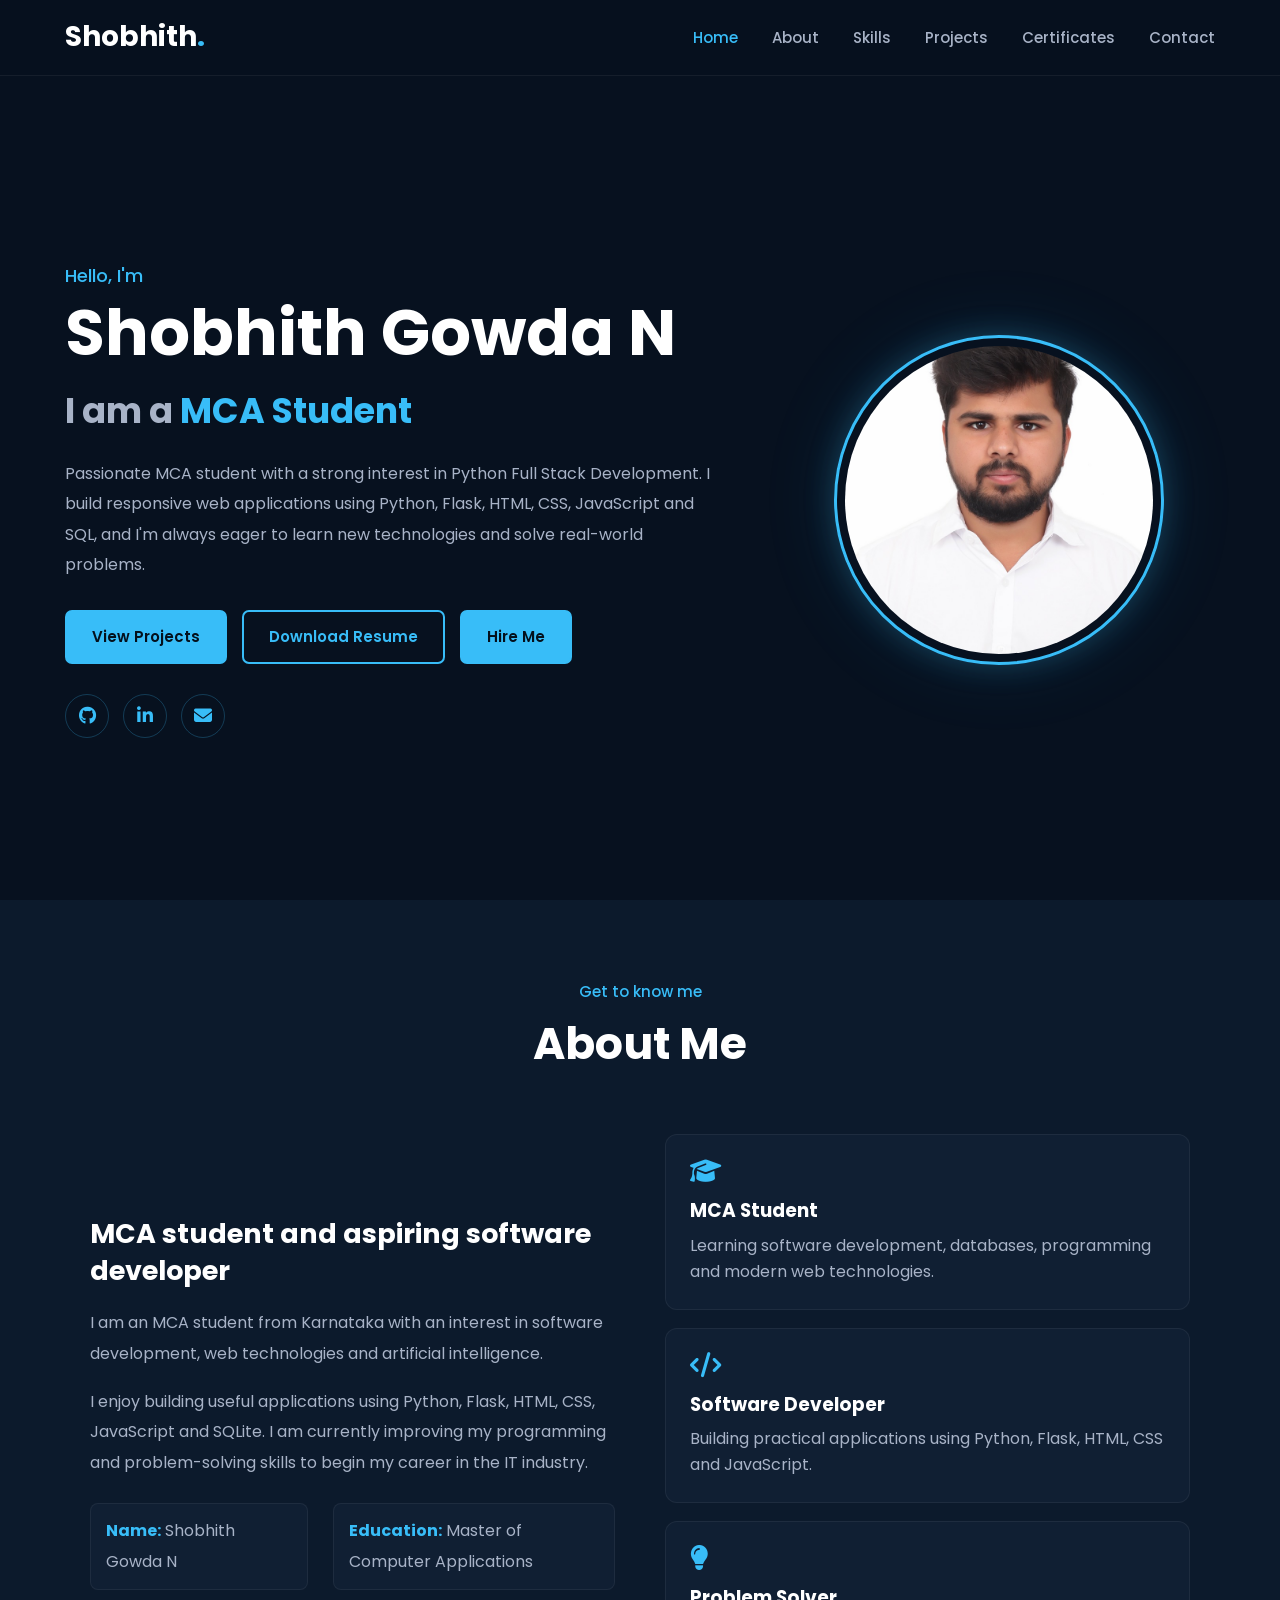
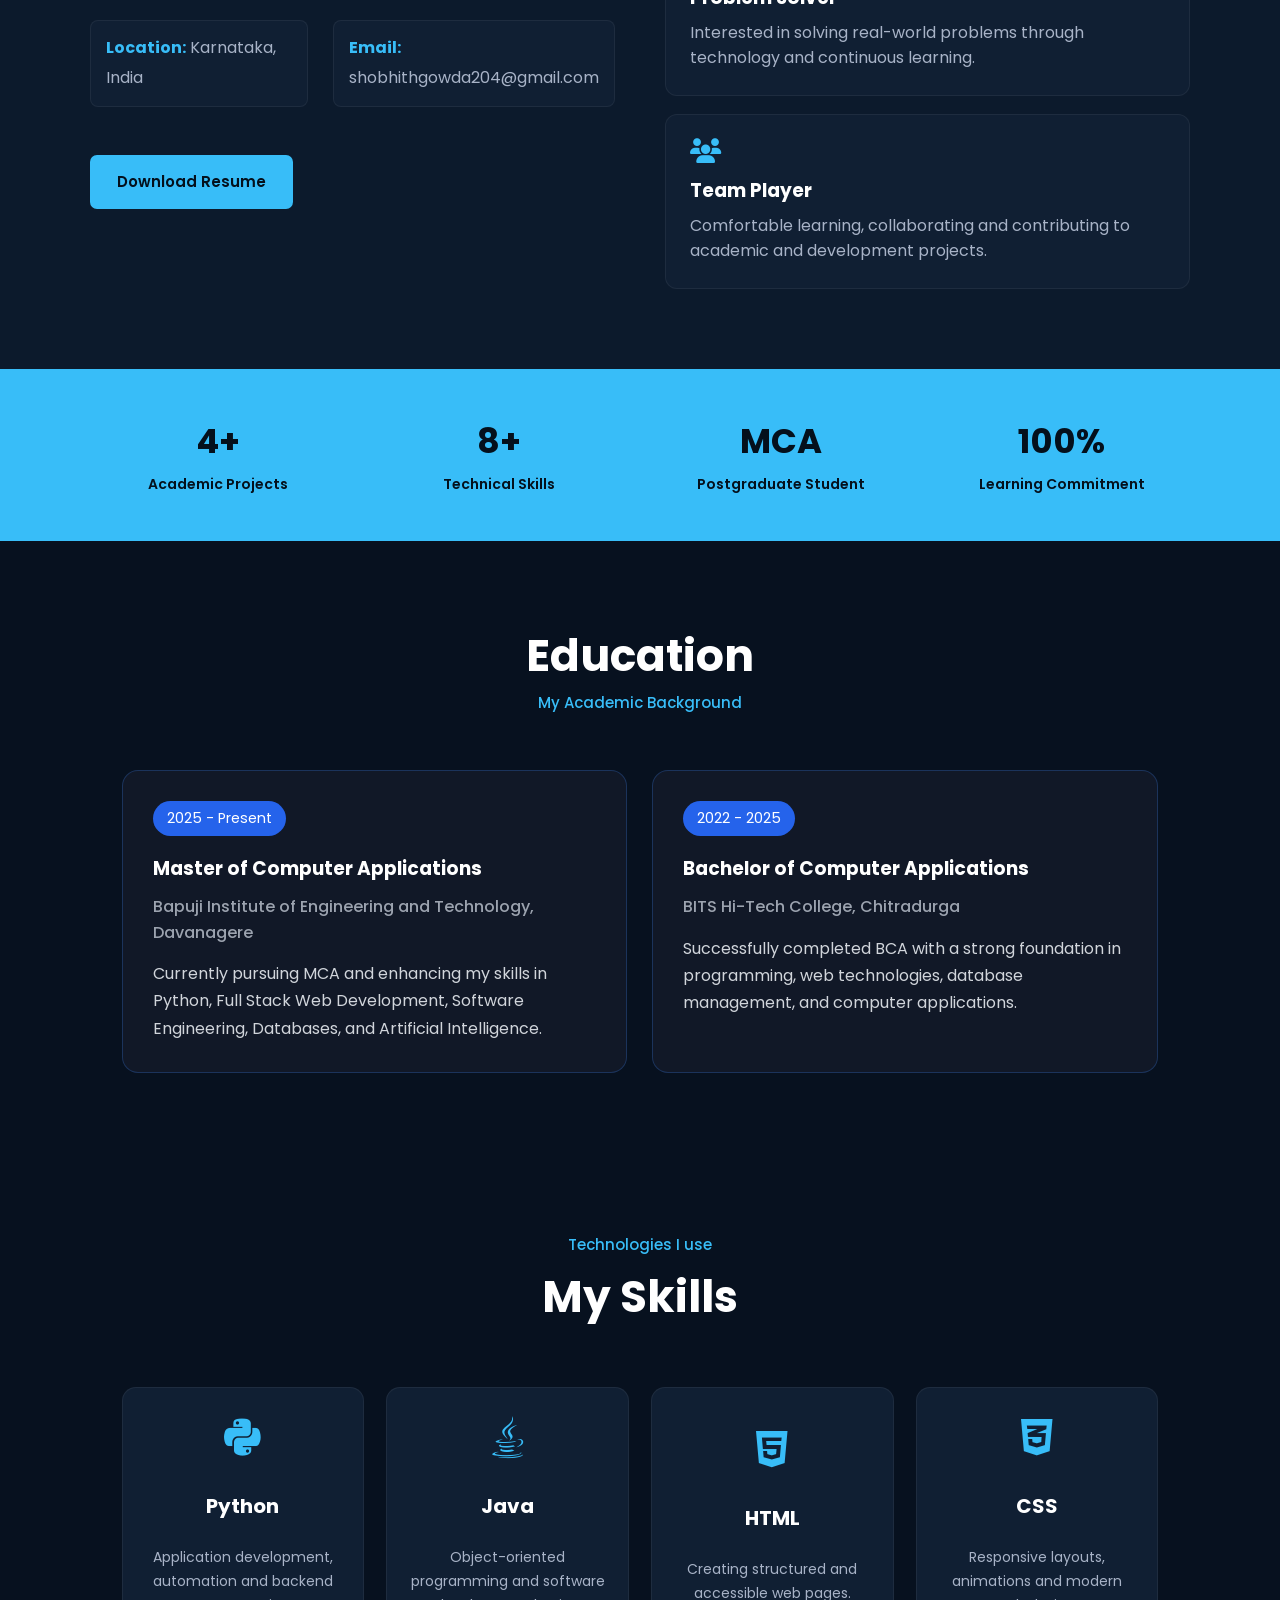
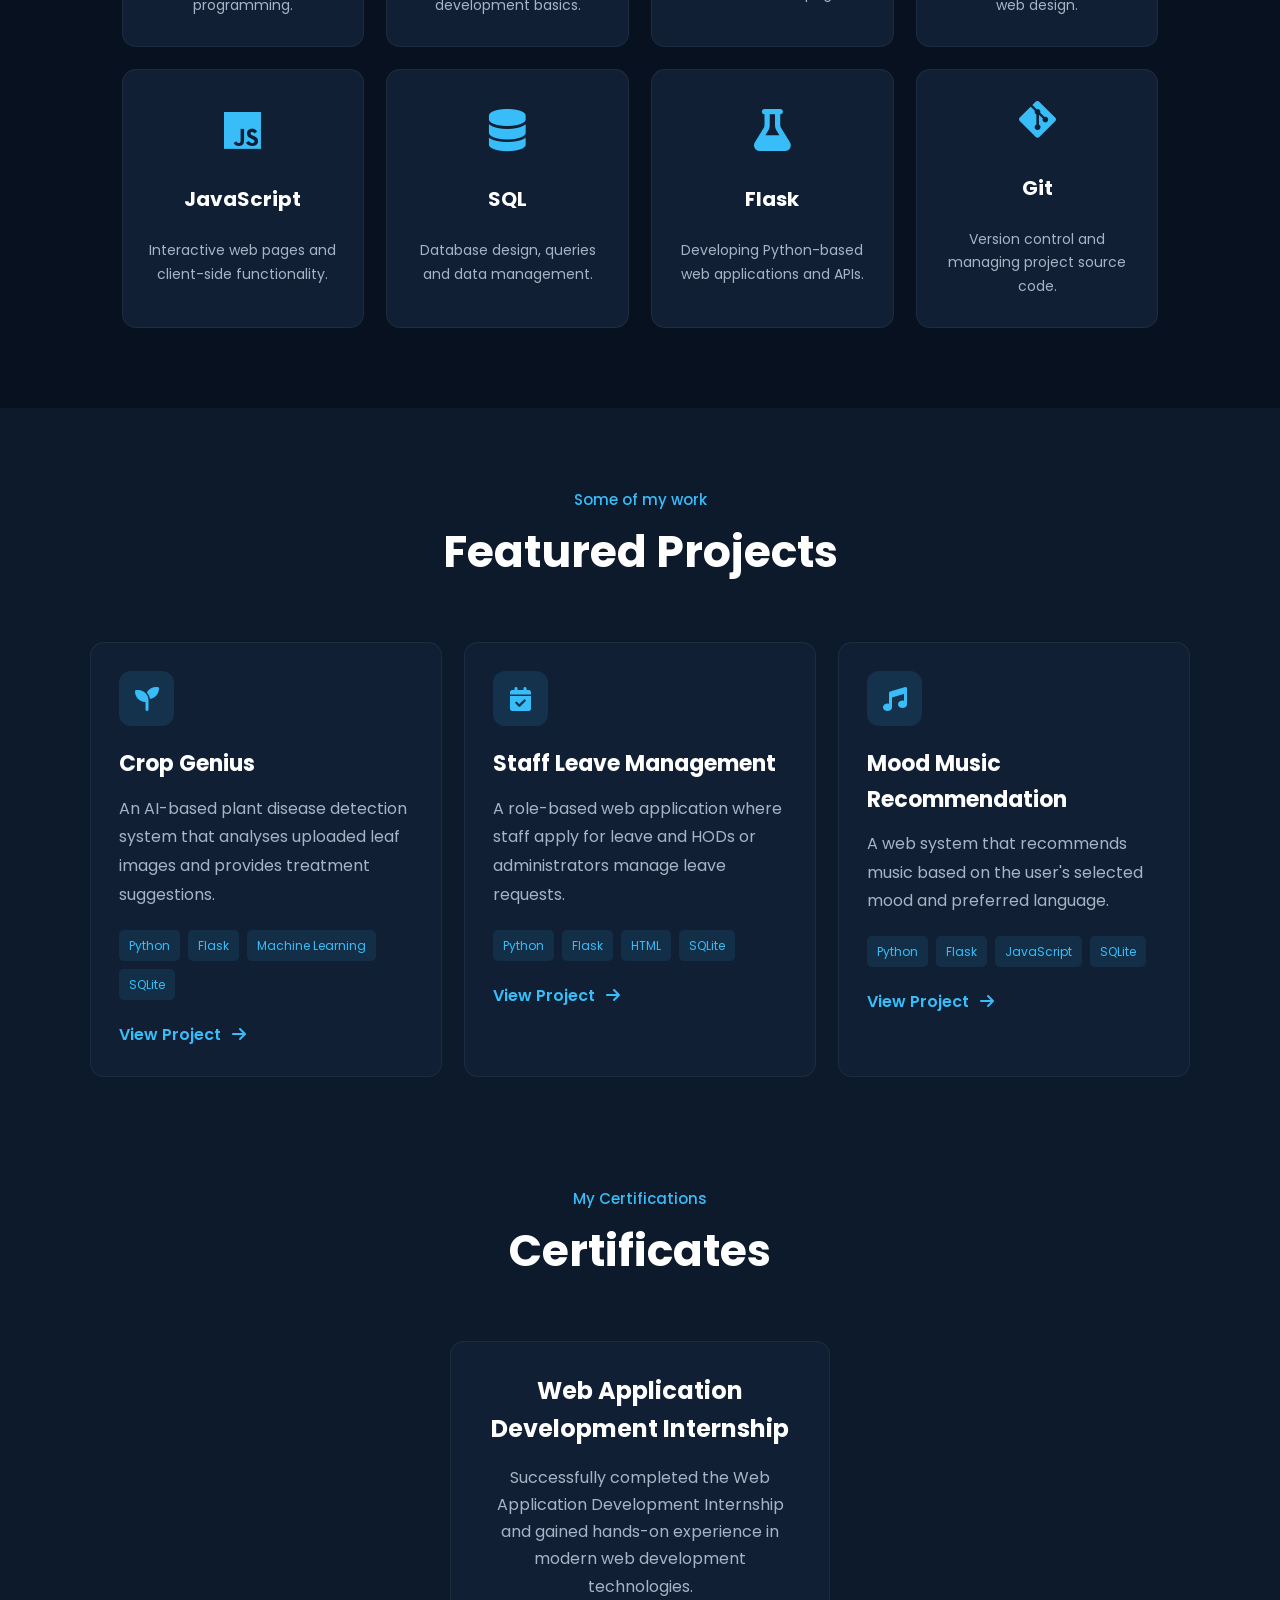
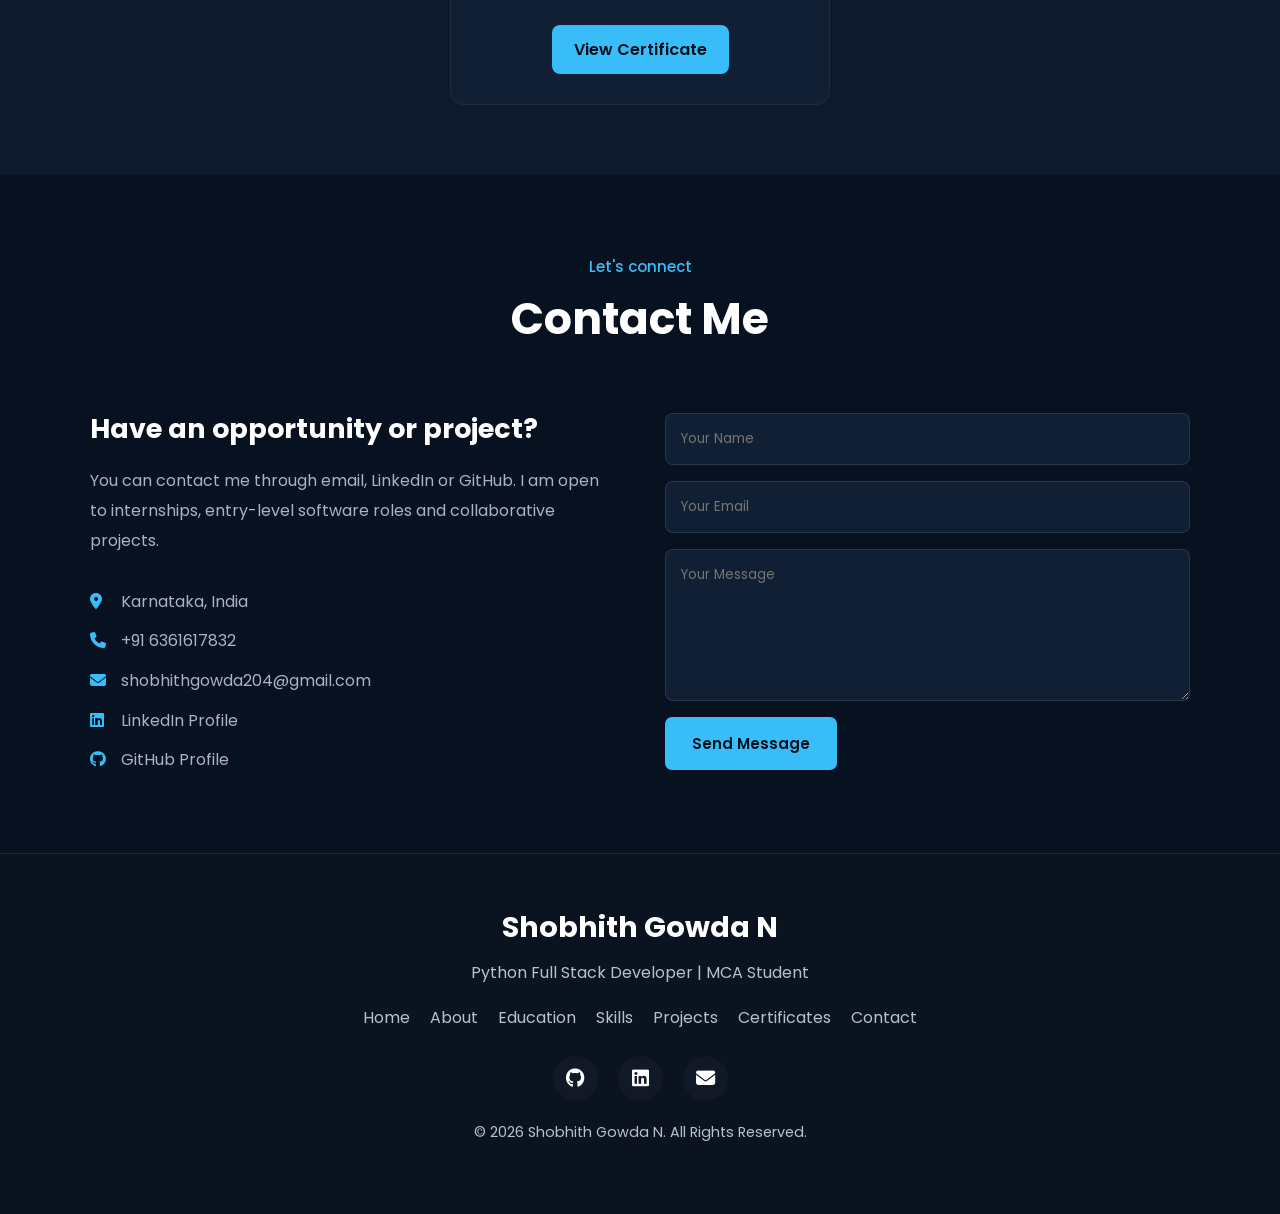
<file: index.html>
<!DOCTYPE html>
<html lang="en">

<head>
    <meta charset="UTF-8">

    <meta
        name="viewport"
        content="width=device-width, initial-scale=1.0"
    >

    <meta
        name="description"
        content="Portfolio of Shobhith Gowda N, MCA student and aspiring software developer."
    >

    <title>Shobhith Gowda N | Software Developer</title>

    <link rel="stylesheet" href="css/style.css">

    <link
        rel="stylesheet"
        href="https://cdnjs.cloudflare.com/ajax/libs/font-awesome/6.5.2/css/all.min.css"
    >
</head>

<body>

    <header class="header">

        <nav class="navbar">

            <a href="#home" class="logo">
                Shobhith<span>.</span>
            </a>

            <ul class="nav-links" id="nav-links">

             <li><a href="#home" class="active">Home</a></li>

             <li><a href="#about">About</a></li>

             <li><a href="#skills">Skills</a></li>

             <li><a href="#projects">Projects</a></li>

             <li><a href="#certificates">Certificates</a></li>

             <li><a href="#contact">Contact</a></li>

            </ul>

            <button
                class="menu-button"
                id="menu-button"
                aria-label="Open menu"
            >
                <i class="fa-solid fa-bars"></i>
            </button>

        </nav>

    </header>

    <main>

        <section class="hero" id="home">

            <div class="hero-content">

                <p class="intro-text">
                    Hello, I'm
                </p>

                <h1>
                    Shobhith Gowda N
                </h1>

                <h2>
                   I am a <span id="typing-text"></span>
                </h2>

                <p class="hero-description">
                    Passionate MCA student with a strong interest in 
                    Python Full Stack Development.   I build responsive 
                    web applications using Python, Flask, HTML, CSS, 
                    JavaScript and SQL, and I'm always eager to learn
                    new technologies and solve real-world problems.
                </p>

                <div class="hero-buttons">

                    <a href="#projects" class="primary-button">
                        View Projects
                    </a>

                    <a
                        href="Assets/resume/resume.pdf"
                        class="secondary-button"
                        download
                    >
                        Download Resume
                    </a>

                    <a href="#contact" class="primary-button">
                      Hire Me
                    </a>


                </div>

                <div class="social-links">

                    <a
                        href="https://github.com/"
                        target="_blank"
                        aria-label="GitHub"
                    >
                        <i class="fa-brands fa-github"></i>
                    </a>

                    <a
                        href="https://www.linkedin.com/"
                        target="_blank"
                        aria-label="LinkedIn"
                    >
                        <i class="fa-brands fa-linkedin-in"></i>
                    </a>

                    <a
                        href="mailto:your-email@gmail.com"
                        aria-label="Email"
                    >
                        <i class="fa-solid fa-envelope"></i>
                    </a>

                </div>

            </div>

            <div class="hero-image">

                <div class="image-border">

                    <img
                        src="Assets/images/profile.jpg"
                        alt="Shobhith Gowda  profile photo"
                    >

                </div>

            </div>

        </section>

        <section class="section alternate-section reveal" id="about">

         <div class="section-heading">
         <p>Get to know me</p>

         <h2>About Me</h2>
         </div>

         <div class="about-container">

         <div class="about-text">

            <h3>
                MCA student and aspiring software developer
            </h3>

            <p>
                I am an MCA student from Karnataka with an interest in
                software development, web technologies and artificial
                intelligence.
            </p>

            <p>
                I enjoy building useful applications using Python, Flask,
                HTML, CSS, JavaScript and SQLite. I am currently improving
                my programming and problem-solving skills to begin my
                career in the IT industry.
            </p>

            <div class="personal-details">

                <p>
                    <strong>Name:</strong>
                    Shobhith Gowda N
                </p>

                <p>
                    <strong>Education:</strong>
                    Master of Computer Applications
                </p>

                <p>
                    <strong>Location:</strong>
                    Karnataka, India
                </p>

                <p>
                    <strong>Email:</strong>
                    shobhithgowda204@gmail.com
                </p>

            </div>

            <a
                href="Assets/resume/resume.pdf"
                class="primary-button"
                download
            >
                Download Resume
            </a>

         </div>

            <div class="about-details">

            <div class="detail-card">
                <i class="fa-solid fa-graduation-cap"></i>
                <h3>MCA Student</h3>
                <p>
                    Learning software development, databases,
                    programming and modern web technologies.
                </p>
            </div>

            <div class="detail-card">
                <i class="fa-solid fa-code"></i>
                <h3>Software Developer</h3>
                <p>
                    Building practical applications using Python,
                    Flask, HTML, CSS and JavaScript.
                </p>
            </div>

            <div class="detail-card">
                <i class="fa-solid fa-lightbulb"></i>
                <h3>Problem Solver</h3>
                <p>
                    Interested in solving real-world problems through
                    technology and continuous learning.
                </p>
            </div>

            <div class="detail-card">
                <i class="fa-solid fa-users"></i>
                <h3>Team Player</h3>
                <p>
                    Comfortable learning, collaborating and contributing
                    to academic and development projects.
                </p>
            </div>

        </div>

    </div>

</section>

<section class="statistics-section reveal">

    <div class="statistics-container">

        <div class="statistic-card">
            <h3>4+</h3>
            <p>Academic Projects</p>
        </div>

        <div class="statistic-card">
            <h3>8+</h3>
            <p>Technical Skills</p>
        </div>

        <div class="statistic-card">
            <h3>MCA</h3>
            <p>Postgraduate Student</p>
        </div>

        <div class="statistic-card">
            <h3>100%</h3>
            <p>Learning Commitment</p>
        </div>

    </div>

</section>

<!-- Education Section -->
<section class="section reveal" id="education">

    <div class="section-heading">
        <h2>Education</h2>
        <p>My Academic Background</p>
    </div>

    <div class="education-container">

        <div class="education-card">
            <span class="education-year">2025 - Present</span>

            <h3>Master of Computer Applications</h3>

            <h4>Bapuji Institute of Engineering and Technology, Davanagere</h4>

            <p>
                Currently pursuing MCA and enhancing my skills in Python,
                Full Stack Web Development, Software Engineering,
                Databases, and Artificial Intelligence.
            </p>
        </div>

        <div class="education-card">
            <span class="education-year">2022 - 2025</span>

            <h3>Bachelor of Computer Applications</h3>

            <h4>BITS Hi-Tech College, Chitradurga</h4>

            <p>
                Successfully completed BCA with a strong foundation in
                programming, web technologies, database management, and
                computer applications.
            </p>
        </div>

    </div>

</section>

    <section class="section reveal" id="skills">

    <div class="section-heading">
        <p>Technologies I use</p>
        <h2>My Skills</h2>
    </div>

    <div class="skills-container">

        <div class="skill-card">
            <i class="fa-brands fa-python"></i>
            <h3>Python</h3>
            <p>Application development, automation and backend programming.</p>
        </div>

        <div class="skill-card">
            <i class="fa-brands fa-java"></i>
            <h3>Java</h3>
            <p>Object-oriented programming and software development basics.</p>
        </div>

        <div class="skill-card">
            <i class="fa-brands fa-html5"></i>
            <h3>HTML</h3>
            <p>Creating structured and accessible web pages.</p>
        </div>

        <div class="skill-card">
            <i class="fa-brands fa-css3-alt"></i>
            <h3>CSS</h3>
            <p>Responsive layouts, animations and modern web design.</p>
        </div>

        <div class="skill-card">
            <i class="fa-brands fa-js"></i>
            <h3>JavaScript</h3>
            <p>Interactive web pages and client-side functionality.</p>
        </div>

        <div class="skill-card">
            <i class="fa-solid fa-database"></i>
            <h3>SQL</h3>
            <p>Database design, queries and data management.</p>
        </div>

        <div class="skill-card">
            <i class="fa-solid fa-flask"></i>
            <h3>Flask</h3>
            <p>Developing Python-based web applications and APIs.</p>
        </div>

        <div class="skill-card">
            <i class="fa-brands fa-git-alt"></i>
            <h3>Git</h3>
            <p>Version control and managing project source code.</p>
        </div>

    </div>

</section>


        <section class="section alternate-section reveal" id="projects">

            <div class="section-heading">

                <p>Some of my work</p>

                <h2>Featured Projects</h2>

            </div>

            <div class="projects-grid">

                <article class="project-card">

                    <div class="project-icon">
                        <i class="fa-solid fa-seedling"></i>
                    </div>

                    <h3>Crop Genius</h3>

                    <p>
                        An AI-based plant disease detection system that analyses
                        uploaded leaf images and provides treatment suggestions.
                    </p>

                    <div class="technology-list">
                        <span>Python</span>
                        <span>Flask</span>
                        <span>Machine Learning</span>
                        <span>SQLite</span>
                    </div>

                    <a href="#" class="project-link">
                        View Project
                        <i class="fa-solid fa-arrow-right"></i>
                    </a>

                </article>

                <article class="project-card">

                    <div class="project-icon">
                        <i class="fa-solid fa-calendar-check"></i>
                    </div>

                    <h3>Staff Leave Management</h3>

                    <p>
                        A role-based web application where staff apply for leave
                        and HODs or administrators manage leave requests.
                    </p>

                    <div class="technology-list">
                        <span>Python</span>
                        <span>Flask</span>
                        <span>HTML</span>
                        <span>SQLite</span>
                    </div>

                    <a href="#" class="project-link">
                        View Project
                        <i class="fa-solid fa-arrow-right"></i>
                    </a>

                </article>

                <article class="project-card">

                    <div class="project-icon">
                        <i class="fa-solid fa-music"></i>
                    </div>

                    <h3>Mood Music Recommendation</h3>

                    <p>
                        A web system that recommends music based on the user's
                        selected mood and preferred language.
                    </p>

                    <div class="technology-list">
                        <span>Python</span>
                        <span>Flask</span>
                        <span>JavaScript</span>
                        <span>SQLite</span>
                    </div>

                    <a href="#" class="project-link">
                        View Project
                        <i class="fa-solid fa-arrow-right"></i>
                    </a>

                </article>

            </div>

        </section>

        <!-- Certificates Section -->
        <section id="certificates"
         class="section alternate-section certificates reveal">

         <div class="section-heading">
             <p>My Certifications</p>
             <h2>Certificates</h2>
         </div>

         <div class="certificate-container">

            <div class="certificate-card">

              <h3>Web Application Development Internship</h3>

              <p>
                Successfully completed the Web Application Development Internship and gained hands-on experience in modern web development technologies.
              </p>

             <a href="Assets/certificates/web_application_dev.pdf"
               target="_blank"
               class="certificate-button">
                View Certificate
             </a>

            </div>

         </div>

        </section>

        <section class="section reveal" id="contact">

            <div class="section-heading">

                <p>Let's connect</p>

                <h2>Contact Me</h2>

            </div>

            <div class="contact-container">

                <div class="contact-information">

                    <h3>Have an opportunity or project?</h3>

                    <p>
                        You can contact me through email, LinkedIn or GitHub.
                        I am open to internships, entry-level software roles and
                        collaborative projects.
                    </p>

                    <a href="#">
                       <i class="fa-solid fa-location-dot"></i>
                       Karnataka, India
                    </a>

                    <a href="tel:+916361617832">
                     <i class="fa-solid fa-phone"></i>
                     +91 6361617832
                    </a>

                    <a href="mailto:shobhithgowda204@gmail.com">
                     <i class="fa-solid fa-envelope"></i>
                     shobhithgowda204@gmail.com
                    </a>

                    <a href="https://www.linkedin.com/in/shobhith-gowda-n/" target="_blank">
                     <i class="fa-brands fa-linkedin"></i>
                     LinkedIn Profile
                    </a>

                    <a href="https://github.com/Shobhithgowda20" target="_blank">
                     <i class="fa-brands fa-github"></i>
                       GitHub Profile
                    </a>

                </div>

                <form action="https://formsubmit.co/shobhithgowda204@gmail.com" method="POST" class="contact-form">

                    <input
                        type="hidden"
                        name="_captcha"
                        value="false"
                    >

                    <input
                        type="hidden"
                        name="_subject"
                        value="New Portfolio Contact Message"
                    >

                    <input
                        type="hidden"
                        name="_next"
                        value="https://shobhithgowda20.github.io/My_Portfolio/thank-you.html"
                    >

                    <input
                        type="text"
                        name="name"
                        placeholder="Your Name"
                        required
                    >

                    <input
                        type="email"
                        name="email"
                        placeholder="Your Email"
                        required
                    >

                    <textarea
                        name="message"
                        rows="6"
                        placeholder="Your Message"
                        required
                    ></textarea>

                    <button type="submit" class="primary-button" id="submitBtn">
                     Send Message
                    </button>

                </form>

            </div>

        </section>

    </main>

    <footer class="footer">

       <h3>Shobhith Gowda N</h3>

     <p>
        Python Full Stack Developer | MCA Student
     </p>

     <div class="footer-links">

        <a href="#home">Home</a>
        <a href="#about">About</a>
        <a href="#education">Education</a>
        <a href="#skills">Skills</a>
        <a href="#projects">Projects</a>
        <a href="#certificates">Certificates</a>
        <a href="#contact">Contact</a>

     </div>

     <div class="footer-social">

        <a href="https://github.com/Shobhithgowda20" target="_blank">
            <i class="fa-brands fa-github"></i>
        </a>

        <a href="https://www.linkedin.com/in/shobhith-gowda-n/" target="_blank">
            <i class="fa-brands fa-linkedin"></i>
        </a>

        <a href="mailto:shobhithgowda204@gmail.com">
            <i class="fa-solid fa-envelope"></i>
        </a>

     </div>

     <p class="copyright">
        © 2026 Shobhith Gowda N. All Rights Reserved.
     </p>

    </footer>

    <button id="backToTop" class="back-to-top">
      <i class="fa-solid fa-arrow-up"></i>
    </button>

    <script src="js/script.js?v=3"></script>
</body>

</html>
</file>
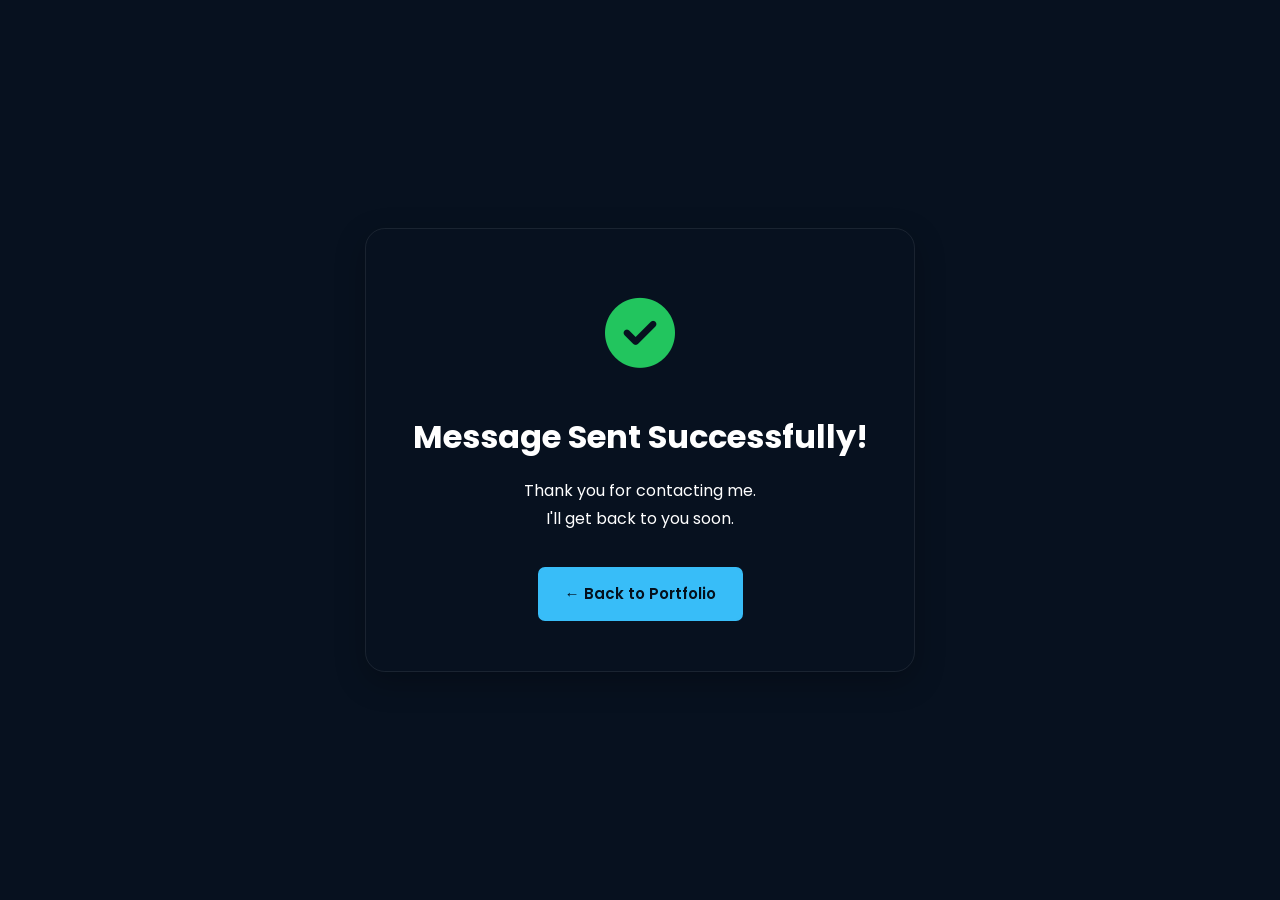
<file: thank-you.html>
<!DOCTYPE html>
<html lang="en">

<head>
    <meta charset="UTF-8">
    <meta name="viewport" content="width=device-width, initial-scale=1.0">

    <title>Thank You | Shobhith Gowda N</title>

    <meta name="description" content="Thank you for contacting Shobhith Gowda N. Your message has been received successfully.">
    <meta name="author" content="Shobhith Gowda N">

    <link rel="stylesheet" href="css/style.css">

    <link rel="stylesheet"
        href="https://cdnjs.cloudflare.com/ajax/libs/font-awesome/6.7.2/css/all.min.css"
    >
</head>

<body>

    <div class="thank-you-page">

        <div class="thank-you-card">

            <div class="success-icon">
                <i class="fa-solid fa-circle-check"></i>
            </div>

            <h1>Message Sent Successfully!</h1>

            <p>
                Thank you for contacting me.<br>
                I'll get back to you soon.
            </p>

            <a href="./index.html" class="primary-button" id="backBtn">
                ← Back to Portfolio
            </a>
        </div>

    </div>

    <div id="pageLoader" class="page-loader">
      <div class="spinner"></div>
    </div>

    <script>
        const backBtn = document.getElementById("backBtn");
        const loader = document.getElementById("pageLoader");

        backBtn.addEventListener("click", function(e){
            e.preventDefault();

            loader.classList.add("show");

            setTimeout(() => {
                window.location.href = "./index.html";
            }, 900);
        });
    </script>

</body>

</html>
</file>
<file: css/style.css>
@import url(
    "https://fonts.googleapis.com/css2?family=Poppins:wght@400;500;600;700&display=swap"
);

:root {
    --background: #07111f;
    --secondary-background: #0c1a2c;
    --card-background: #101f33;
    --primary: #38bdf8;
    --heading: #ffffff;
    --text: #a8b3c7;
    --border: rgba(56, 189, 248, 0.25);
}

* {
    margin: 0;
    padding: 0;
    box-sizing: border-box;
}

html {
    scroll-behavior: smooth;
}

body {
    font-family: "Poppins", sans-serif;
    background-color: var(--background);
    color: var(--heading);
    line-height: 1.6;
}

a {
    text-decoration: none;
}

ul {
    list-style: none;
}

button,
input,
textarea {
    font-family: inherit;
}

.header {
    width: 100%;
    position: fixed;
    top: 0;
    left: 0;
    z-index: 1000;
    background-color: rgba(7, 17, 31, 0.95);
    border-bottom: 1px solid rgba(255, 255, 255, 0.06);
    backdrop-filter: blur(12px);
}

.navbar {
    width: min(1150px, 90%);
    height: 75px;
    margin: auto;
    display: flex;
    justify-content: space-between;
    align-items: center;
}

.logo {
    color: var(--heading);
    font-size: 28px;
    font-weight: 700;
}

.logo span {
    color: var(--primary);
}

.nav-links {
    display: flex;
    align-items: center;
    gap: 34px;
}

.nav-links a {
    color: var(--text);
    font-size: 15px;
    font-weight: 500;
    transition: 0.3s ease;
}

.nav-links a:hover,
.nav-links a.active {
    color: var(--primary);
}

.menu-button {
    display: none;
    border: none;
    background: none;
    color: var(--heading);
    font-size: 24px;
    cursor: pointer;
}

.hero {
    width: min(1150px, 90%);
    min-height: 100vh;
    margin: auto;
    padding-top: 100px;
    display: grid;
    grid-template-columns: 1.2fr 0.8fr;
    align-items: center;
    gap: 70px;
}

.intro-text {
    color: var(--primary);
    font-size: 18px;
    font-weight: 500;
    margin-bottom: 8px;
}

.hero h1 {
    font-size: clamp(38px, 5vw, 64px);
    line-height: 1.1;
    margin-bottom: 14px;
    white-space: nowrap;
}

.hero h2 {
    color: var(--text);
    font-size: clamp(24px, 3vw, 35px);
    margin-bottom: 20px;
}

.hero h2 span {
    color: var(--primary);
}

.hero-description {
    max-width: 650px;
    color: var(--text);
    line-height: 1.9;
    margin-bottom: 30px;
}

.hero-buttons {
    display: flex;
    flex-wrap: wrap;
    gap: 15px;
    margin-bottom: 30px;
}

.primary-button,
.secondary-button {
    display: inline-block;
    padding: 13px 25px;
    border-radius: 7px;
    font-size: 15px;
    font-weight: 600;
    transition: 0.3s ease;
    cursor: pointer;
}

.primary-button {
    border: 2px solid var(--primary);
    background-color: var(--primary);
    color: #04101c;
}

.secondary-button {
    border: 2px solid var(--primary);
    color: var(--primary);
}

.primary-button:hover,
.secondary-button:hover {
    transform: translateY(-3px);
    box-shadow: 0 12px 28px rgba(56, 189, 248, 0.2);
}

.secondary-button:hover {
    color: #04101c;
    background-color: var(--primary);
}

.social-links {
    display: flex;
    gap: 14px;
}

.social-links a {
    width: 44px;
    height: 44px;
    display: grid;
    place-items: center;
    border: 1px solid var(--border);
    border-radius: 50%;
    color: var(--primary);
    font-size: 18px;
    transition: 0.3s ease;
}

.social-links a:hover {
    color: #04101c;
    background-color: var(--primary);
    transform: translateY(-4px);
}

.hero-image {
    display: flex;
    justify-content: center;
}

.image-border {
    width: 330px;
    height: 330px;
    padding: 8px;
    border: 3px solid var(--primary);
    border-radius: 50%;
    box-shadow:
        0 0 30px rgba(56, 189, 248, 0.25),
        0 0 80px rgba(56, 189, 248, 0.1);
}

.image-border img {
    width: 100%;
    height: 100%;
    display: block;
    object-fit: cover;
    border-radius: 50%;
}

.section {
    padding: 80px 5%;
}

.alternate-section {
    background-color: var(--secondary-background);
}

.section-heading {
    text-align: center;
    margin-bottom: 55px;
}

.section-heading p {
    color: var(--primary);
    font-size: 15px;
    font-weight: 500;
    margin-bottom: 5px;
}

.section-heading h2 {
    font-size: clamp(32px, 5vw, 44px);
}

.about-container,
.contact-container {
    width: min(1100px, 100%);
    margin: auto;
    display: grid;
    grid-template-columns: 1fr 1fr;
    gap: 50px;
    align-items: center;
}

.about-text h3,
.contact-information h3 {
    font-size: 27px;
    line-height: 1.4;
    margin-bottom: 18px;
}

.personal-details {
    display: grid;
    grid-template-columns: repeat(2, 1fr);
    gap: 12px 25px;
    margin: 25px 0 30px;
}

.personal-details p {
    margin: 0;
    padding: 12px 15px;
    background-color: var(--card-background);
    border: 1px solid rgba(255, 255, 255, 0.06);
    border-radius: 8px;
}

.personal-details strong {
    color: var(--primary);
}

.about-text p,
.contact-information p {
    color: var(--text);
    line-height: 1.9;
    margin-bottom: 18px;
}

.about-details {
    display: grid;
    gap: 18px;
}

.detail-card {
    padding: 24px;
    background-color: var(--card-background);
    border: 1px solid rgba(255, 255, 255, 0.06);
    border-radius: 12px;
    transition: 0.3s ease;
}

.detail-card:hover {
    border-color: var(--border);
    transform: translateY(-4px);
}

.detail-card i {
    color: var(--primary);
    font-size: 25px;
    margin-bottom: 12px;
}

.detail-card p {
    color: var(--text);
    margin-top: 7px;
}

.skills-grid,
.projects-grid {
    width: min(1100px, 100%);
    margin: auto;
    display: grid;
    gap: 22px;
}

.skills-grid {
    grid-template-columns: repeat(4, 1fr);
}

.skill-card {
    min-height: 150px;
    display: flex;
    flex-direction: column;
    justify-content: center;
    align-items: center;
    gap: 14px;
    background-color: var(--card-background);
    border: 1px solid rgba(255, 255, 255, 0.06);
    border-radius: 12px;
    transition: 0.3s ease;
}

.skill-card:hover {
    border-color: var(--border);
    transform: translateY(-6px);
}

.skill-card i {
    color: var(--primary);
    font-size: 43px;
}

.projects-grid {
    grid-template-columns: repeat(3, 1fr);
}

.project-card {
    padding: 28px;
    background-color: var(--card-background);
    border: 1px solid rgba(255, 255, 255, 0.06);
    border-radius: 14px;
    transition: 0.3s ease;
}

.project-card:hover {
    border-color: var(--border);
    transform: translateY(-7px);
}

.statistics-section {
    padding: 45px 5%;
    background-color: var(--primary);
}

.statistics-container {
    width: min(1100px, 100%);
    margin: auto;
    display: grid;
    grid-template-columns: repeat(4, 1fr);
    gap: 25px;
}

.statistic-card {
    text-align: center;
    color: #04101c;
}

.statistic-card h3 {
    font-size: 34px;
    margin-bottom: 5px;
}

.statistic-card p {
    font-size: 14px;
    font-weight: 600;
}

.project-icon {
    width: 55px;
    height: 55px;
    display: grid;
    place-items: center;
    background-color: rgba(56, 189, 248, 0.12);
    border-radius: 12px;
    color: var(--primary);
    font-size: 24px;
    margin-bottom: 20px;
}

.project-card h3 {
    font-size: 22px;
    margin-bottom: 13px;
}

.project-card > p {
    color: var(--text);
    line-height: 1.8;
    margin-bottom: 20px;
}

.technology-list {
    display: flex;
    flex-wrap: wrap;
    gap: 8px;
    margin-bottom: 22px;
}

.technology-list span {
    padding: 6px 10px;
    background-color: rgba(56, 189, 248, 0.1);
    border-radius: 5px;
    color: var(--primary);
    font-size: 12px;
}

.project-link {
    color: var(--primary);
    font-weight: 600;
}

.project-link i {
    margin-left: 7px;
    transition: 0.3s ease;
}

.project-link:hover i {
    transform: translateX(5px);
}

.contact-information {
    display: flex;
    flex-direction: column;
    align-items: flex-start;
}

.contact-information a {
    color: var(--text);
    margin-top: 14px;
    transition: 0.3s ease;
}

.contact-information a:hover {
    color: var(--primary);
}

.contact-information i {
    width: 27px;
    color: var(--primary);
}

.contact-form {
    display: grid;
    gap: 16px;
}

.contact-form input,
.contact-form textarea {
    width: 100%;
    padding: 15px;
    border: 1px solid rgba(255, 255, 255, 0.1);
    border-radius: 8px;
    outline: none;
    background-color: var(--card-background);
    color: var(--heading);
}

.contact-form input:focus,
.contact-form textarea:focus {
    border-color: var(--primary);
}

.contact-form textarea {
    resize: vertical;
}

.contact-form button {
    width: fit-content;
}

footer {
    padding: 25px 5%;
    border-top: 1px solid rgba(255, 255, 255, 0.06);
    text-align: center;
    color: var(--text);
}

.skills-container {
    width: min(1100px, 90%);
    margin: 45px auto 0;
    display: grid;
    grid-template-columns: repeat(4, 1fr);
    gap: 22px;
}

.skill-card {
    padding: 28px 22px;
    text-align: center;
    background-color: var(--card-background);
    border: 1px solid rgba(255, 255, 255, 0.06);
    border-radius: 14px;
    transition: 0.3s ease;
}

.skill-card:hover {
    transform: translateY(-7px);
    border-color: var(--primary);
}

.skill-card i {
    font-size: 42px;
    color: var(--primary);
    margin-bottom: 18px;
}

.skill-card h3 {
    margin-bottom: 10px;
    font-size: 20px;
}

.skill-card p {
    color: var(--text);
    line-height: 1.7;
    font-size: 14px;
}

/* =======================================================
   CERTIFICATES SECTION
======================================================= */

.certificates {
    padding: 30px 5% 70px;
}

.certificate-container {
    display: flex;
    gap: 25px;
    flex-wrap: wrap;
    justify-content: center;
    margin-top: 40px;
}

.certificate-card {
    width: 380px;          /* Fixed width */
    padding: 30px;
    background: var(--card-background);
    border: 1px solid rgba(255,255,255,.06);
    border-radius: 14px;
    text-align: center;
}

.certificate-card:hover{
    transform: translateY(-8px);
    border-color: var(--primary);
}

.certificate-card h3 {
    margin-bottom: 15px;
    font-size: 24px;
}

.certificate-card p {
    color: var(--text);
    margin-bottom: 25px;
    padding: 0;
    line-height: 1.7;
}

.certificate-button {
    display: inline-block;
    padding: 12px 22px;
    background: var(--primary);
    color: #04101c;
    font-weight: 600;
    border-radius: 8px;
    transition: 0.3s ease;
}

.certificate-button:hover {
    transform: translateY(-3px);
    box-shadow: 0 10px 25px rgba(56, 189, 248, 0.25);
}

/* =========================
   Education Section
========================= */

.education-container {
    width: min(1100px, 90%);
    margin: 30px auto 0;
    display: grid;
    grid-template-columns: repeat(2, 1fr);
    gap: 25px;
}

.education-card {
    background: #111827;
    border: 1px solid rgba(59, 130, 246, 0.25);
    border-radius: 16px;
    padding: 30px;
    height: 100%;
    transition: all 0.3s ease;
}

.education-card:hover {
    transform: translateY(-8px);
    border-color: #3b82f6;
    box-shadow: 0 12px 25px rgba(59, 130, 246, 0.15);
}

.education-year {
    display: inline-block;
    padding: 6px 14px;
    background: #2563eb;
    color: #fff;
    border-radius: 20px;
    font-size: 0.9rem;
    margin-bottom: 18px;
}

.education-card h3 {
    color: #fff;
    margin-bottom: 10px;
}

.education-card h4 {
    color: #9ca3af;
    margin-bottom: 15px;
    font-weight: 500;
}

.education-card p {
    color: #d1d5db;
    line-height: 1.7;
}

@media (max-width: 768px) {
    .education-container {
        grid-template-columns: 1fr;
    }
}

.reveal {
    opacity: 0;
    transform: translateY(50px);
    transition: opacity 0.8s ease, transform 0.8s ease;
}

.reveal.active {
    opacity: 1;
    transform: translateY(0);
}

@media screen and (max-width: 900px) {
    .statistics-container {
    grid-template-columns: repeat(2, 1fr);
    }
    .menu-button {
        display: block;
    }

    .nav-links {
        position: absolute;
        top: 75px;
        left: -100%;
        width: 100%;
        padding: 25px;
        flex-direction: column;
        background-color: var(--secondary-background);
        transition: 0.3s ease;
    }

    .nav-links.show-menu {
        left: 0;
    }

    .hero {
        grid-template-columns: 1fr;
        text-align: center;
        padding-top: 130px;
        padding-bottom: 70px;
    }

    .hero-content {
        order: 2;
    }

    .hero-image {
        order: 1;
    }

    .hero-description {
        margin-left: auto;
        margin-right: auto;
    }

    .hero-buttons,
    .social-links {
        justify-content: center;
    }

    .about-container,
    .contact-container {
        grid-template-columns: 1fr;
    }

    .skills-grid {
        grid-template-columns: repeat(2, 1fr);
    }

    .projects-grid {
        grid-template-columns: 1fr;
    }
}

@media screen and (max-width: 500px) {

    .statistics-container {
        grid-template-columns: 1fr;
    }

    .personal-details {
        grid-template-columns: 1fr;
    }

    .navbar,
    .hero {
        width: 92%;
    }

    .hero h1 {
        font-size: 39px;
        white-space: normal;
    }

    .hero-buttons {
        flex-direction: column;
        align-items: flex-start;
    }

    .primary-button,
    .secondary-button {
        width: 100%;
        text-align: center;
    }

    .image-border {
        width: 225px;
        height: 225px;
    }

    .skills-grid {
        grid-template-columns: 1fr;
    }

    .section {
        padding: 80px 5%;
    }
}
/* =========================
   Footer
========================= */

.footer {
    background: #0b1220;
    padding: 50px 5%;
    text-align: center;
    border-top: 1px solid rgba(59,130,246,0.2);
}

.footer h3 {
    color: #ffffff;
    font-size: 1.8rem;
    margin-bottom: 10px;
}

.footer p {
    color: #b8c1d1;
    margin-bottom: 20px;
}

.footer-links {
    display: flex;
    justify-content: center;
    flex-wrap: wrap;
    gap: 20px;
    margin-bottom: 25px;
}

.footer-links a {
    color: #b8c1d1;
    text-decoration: none;
    transition: 0.3s;
}

.footer-links a:hover {
    color: #3b82f6;
}

.footer-social {
    display: flex;
    justify-content: center;
    gap: 20px;
    margin-bottom: 20px;
}

.footer-social a {
    width: 45px;
    height: 45px;
    background: #111827;
    border-radius: 50%;
    display: flex;
    justify-content: center;
    align-items: center;
    color: white;
    font-size: 1.2rem;
    transition: 0.3s;
}

.footer-social a:hover {
    background: #3b82f6;
    transform: translateY(-5px);
}

.copyright {
    font-size: 0.9rem;
    color: #8b95a7;
}

/* =========================
   Back To Top Button
========================= */

.back-to-top {
    position: fixed;
    bottom: 25px;
    right: 25px;
    width: 50px;
    height: 50px;
    border: none;
    border-radius: 50%;
    background: #3b82f6;
    color: white;
    font-size: 20px;
    cursor: pointer;
    display: none;
    justify-content: center;
    align-items: center;
    box-shadow: 0 10px 20px rgba(0,0,0,.25);
    transition: .3s ease;
    z-index: 999;
}

.back-to-top:hover {
    background: #2563eb;
    transform: translateY(-5px);
}

.success-message {
    display: none;
    margin-top: 20px;
    padding: 15px;
    background: #d4edda;
    color: #155724;
    border: 1px solid #c3e6cb;
    border-radius: 8px;
    text-align: center;
    font-weight: 600;
    animation: fadeIn 0.5s ease;
}

@keyframes fadeIn {
    from {
        opacity: 0;
        transform: translateY(-10px);
    }

    to {
        opacity: 1;
        transform: translateY(0);
    }
}

.success-message {
    display: none;
    margin-top: 20px;
    padding: 15px;
    background-color: #d4edda;
    color: #155724;
    border: 1px solid #c3e6cb;
    border-radius: 8px;
    text-align: center;
    font-weight: 600;
    animation: fadeIn 0.5s ease;
}

/* =========================
   Thank You Page
========================= */

.thank-you-page{
    min-height:100vh;
    display:flex;
    justify-content:center;
    align-items:center;
    padding:20px;
    background:var(--bg-color);
}

.thank-you-card{
    width:100%;
    max-width:550px;
    padding:50px 35px;
    background:var(--card-color);
    border-radius:20px;
    text-align:center;
    box-shadow:0 10px 30px rgba(0,0,0,.25);
    border:1px solid rgba(255,255,255,.08);
}

.success-icon{
    font-size:70px;
    color:#22c55e;
    margin-bottom:20px;
}

.thank-you-card h1{
    margin-bottom:15px;
    color:var(--heading-color);
}

.thank-you-card p{
    margin-bottom:35px;
    color:var(--text-color);
    line-height:1.7;
}

.thank-you-card .primary-button{
    display:inline-block;
}

.page-loader{
    position:fixed;
    inset:0;
    background:#0f172a;
    display:flex;
    justify-content:center;
    align-items:center;
    opacity:0;
    visibility:hidden;
    transition:.4s;
    z-index:9999;
}

.page-loader.show{
    opacity:1;
    visibility:visible;
}

.spinner{
    width:50px;
    height:50px;
    border:4px solid rgba(255,255,255,.2);
    border-top:4px solid #3b82f6;
    border-radius:50%;
    animation:spin .8s linear infinite;
}

@keyframes spin{
    to{
        transform:rotate(360deg);
    }
}
</file>
